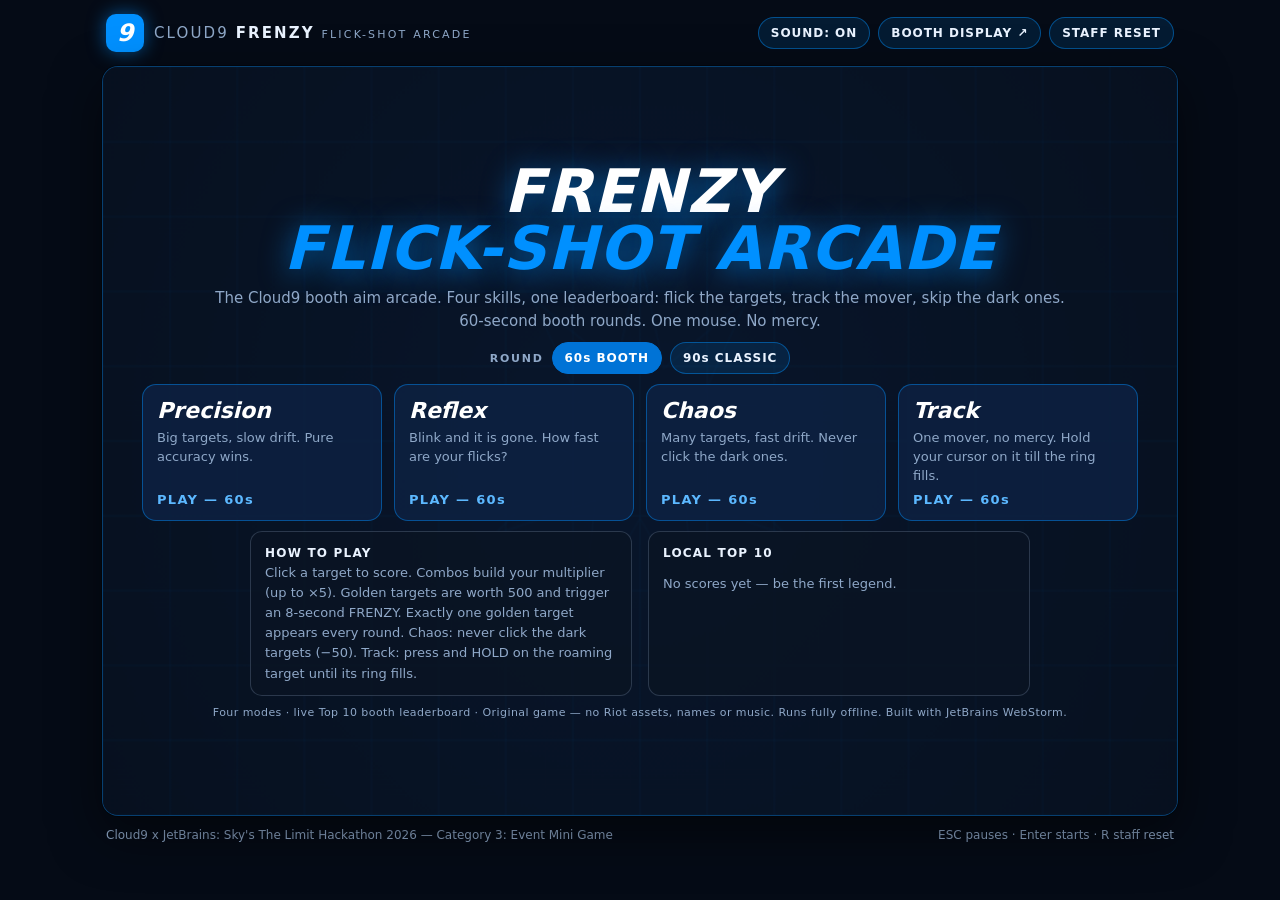
<file: index.html>
<!DOCTYPE html>
<html lang="en">
<head>
<meta charset="UTF-8">
<meta name="viewport" content="width=device-width, initial-scale=1.0">
<title>Frenzy — Cloud9 Flick-Shot Arcade | Event Mini Game</title>
<meta name="description" content="Frenzy: the Cloud9 booth flick-shot arcade. Four modes — Precision, Reflex, Chaos and Track — 60-second booth rounds, a local Top 10 leaderboard and a second-monitor booth display. Built with JetBrains WebStorm.">
<link rel="stylesheet" href="style.css">
<link rel="icon" href="data:image/svg+xml,%3Csvg xmlns='http://www.w3.org/2000/svg' viewBox='0 0 64 64'%3E%3Crect width='64' height='64' rx='14' fill='%230090ff'/%3E%3Ctext x='32' y='45' font-size='38' font-family='Arial,sans-serif' font-weight='bold' text-anchor='middle' fill='white'%3E9%3C/text%3E%3C/svg%3E">
</head>
<body>
<div id="app">
  <header id="topbar">
    <div class="brand">
      <span class="brand-mark" aria-hidden="true">9</span>
      <span class="brand-name">CLOUD9 <b>FRENZY</b> <span class="brand-sub">FLICK-SHOT ARCADE</span></span>
    </div>
    <div class="top-actions">
      <button id="btn-mute" class="chip-btn" type="button">SOUND: ON</button>
      <button id="btn-booth" class="chip-btn" type="button">BOOTH DISPLAY ↗</button>
      <button id="btn-staff-reset" class="chip-btn" type="button" title="Staff: clear the local leaderboard (R)">STAFF RESET</button>
    </div>
  </header>

  <main id="stage">
    <canvas id="game-canvas" width="960" height="600" role="img" aria-label="Frenzy game arena. Click the moving targets to score; in Track mode, press and hold on the mover until its ring fills.">Frenzy game arena — enable JavaScript to play.</canvas>

    <!-- HUD (visible while playing / paused) -->
    <div id="hud" class="hidden">
      <div class="hud-left">
        <span id="hud-time" class="hud-time">1:30</span>
        <span id="hud-acc" class="hud-acc">ACC 100%</span>
      </div>
      <div class="hud-mid">
        <span id="hud-score" class="hud-score">0</span>
        <span id="hud-combo" class="hud-combo"></span>
        <span id="hud-frenzy" class="hud-frenzy" style="display:none"></span>
      </div>
      <div class="hud-right">
        <button id="btn-pause" class="chip-btn" type="button">II PAUSE</button>
      </div>
    </div>

    <!-- MENU -->
    <div id="screen-menu" class="screen">
      <h1>FRENZY<br><span>FLICK-SHOT ARCADE</span></h1>
      <p class="tagline">The Cloud9 booth aim arcade. Four skills, one leaderboard: flick the targets, track the mover, skip the dark ones.<br>60-second booth rounds. One mouse. No mercy.</p>
      <div class="duration-row" role="group" aria-label="Round length">
        <span class="duration-label">ROUND</span>
        <button class="chip-btn duration-btn active" data-duration="60000" type="button">60s BOOTH</button>
        <button class="chip-btn duration-btn" data-duration="90000" type="button">90s CLASSIC</button>
      </div>
      <div id="mode-cards" class="mode-cards"></div>
      <div class="menu-bottom">
        <div class="howto">
          <b>HOW TO PLAY</b>
          <p>Click a target to score. Combos build your multiplier (up to ×5).
          Golden targets are worth 500 and trigger an 8-second FRENZY.
          Exactly one golden target appears every round.
          Chaos: never click the dark targets (−50). Track: press and HOLD
          on the roaming target until its ring fills.</p>
        </div>
        <div class="top5">
          <b>LOCAL TOP 10</b>
          <ol id="menu-top10"></ol>
        </div>
      </div>
      <p class="foot">Four modes · live Top 10 booth leaderboard · Original game — no Riot assets, names or music. Runs fully offline. Built with JetBrains WebStorm.</p>
    </div>

    <!-- PAUSED -->
    <div id="screen-paused" class="screen overlay hidden">
      <h2>PAUSED</h2>
      <p>Take a breath, champ.</p>
      <div class="btn-row">
        <button id="btn-resume" class="big-btn" type="button">RESUME</button>
        <button id="btn-quit" class="big-btn ghost" type="button">QUIT TO MENU</button>
      </div>
    </div>

    <!-- SCORE -->
    <div id="screen-score" class="screen overlay hidden">
      <p id="score-mode-label" class="score-mode">Precision — 90s round</p>
      <h2>TIME!</h2>
      <div class="final-row">
        <div>
          <span class="final-label">FINAL SCORE</span>
          <span id="final-score" class="final-score">0</span>
        </div>
        <div id="final-rank" class="rank-badge rank-B">B</div>
      </div>
      <div id="final-stats" class="final-stats"></div>
      <div class="save-row">
        <label for="initials">YOUR TAG</label>
        <input id="initials" maxlength="6" placeholder="ACE" autocomplete="off" spellcheck="false">
        <button id="btn-save-score" class="big-btn" type="button">SAVE SCORE</button>
      </div>
      <p id="save-note" class="save-note"></p>
      <div class="btn-row">
        <button id="btn-again" class="big-btn" type="button">PLAY AGAIN</button>
        <button id="btn-menu" class="big-btn ghost" type="button">CHANGE MODE</button>
      </div>
      <p class="auto-note">Auto-returns to the attract screen in 15s — ready for the next player.</p>
    </div>

    <!-- ATTRACT -->
    <div id="attract" class="attract hidden" role="button" tabindex="0" aria-label="Tap to play">
      <p>☁️ CLOUD9 FRENZY ☁️</p>
      <p class="attract-big">TAP TO PLAY</p>
      <p id="attract-sub">60 seconds · mouse only · beat the top score</p>
    </div>
  </main>

  <footer id="bottombar">
    <span>Cloud9 x JetBrains: Sky's The Limit Hackathon 2026 — Category 3: Event Mini Game</span>
    <span>ESC pauses · Enter starts · R staff reset</span>
  </footer>
</div>

<script src="leaderboard.js"></script>
<script src="game.js"></script>
</body>
</html>
</file>
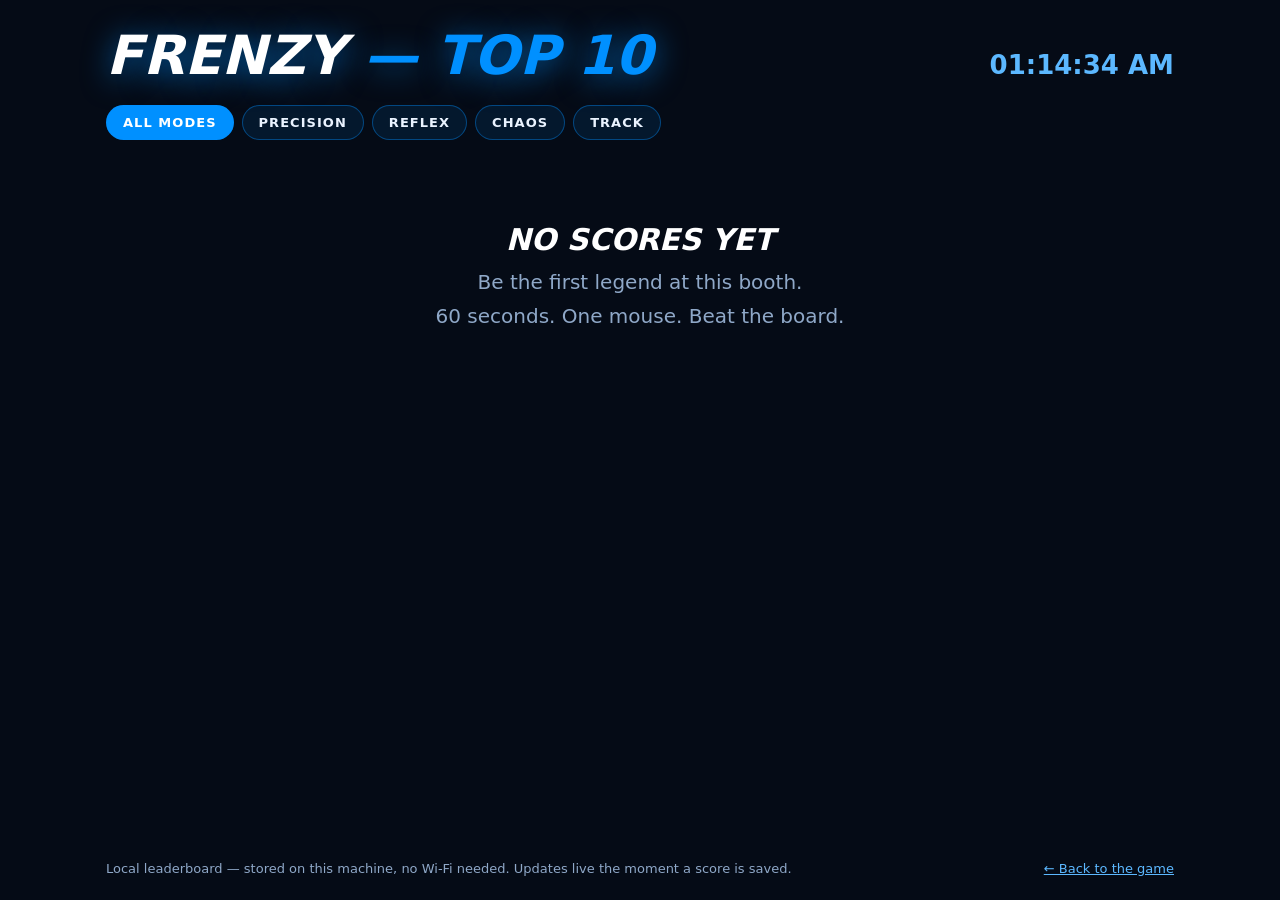
<file: booth.html>
<!DOCTYPE html>
<html lang="en">
<head>
<meta charset="UTF-8">
<meta name="viewport" content="width=device-width, initial-scale=1.0">
<title>Cloud9 Flick Shot Frenzy — Booth Leaderboard</title>
<meta name="description" content="Live local leaderboard for the Cloud9 Flick Shot Frenzy booth display. Works offline.">
<link rel="stylesheet" href="style.css">
<link rel="icon" href="data:image/svg+xml,%3Csvg xmlns='http://www.w3.org/2000/svg' viewBox='0 0 64 64'%3E%3Crect width='64' height='64' rx='14' fill='%230090ff'/%3E%3Ctext x='32' y='45' font-size='38' font-family='Arial,sans-serif' font-weight='bold' text-anchor='middle' fill='white'%3E9%3C/text%3E%3C/svg%3E">
<style>
  body { background: #050b16; }
  #booth { max-width: 1100px; margin: 0 auto; padding: 24px 16px; min-height: 100vh; display: flex; flex-direction: column; }
  .booth-head { display: flex; align-items: baseline; justify-content: space-between; gap: 12px; flex-wrap: wrap; }
  .booth-head h1 { font-size: clamp(34px, 5vw, 54px); font-weight: 900; font-style: italic; color: #fff; text-shadow: 0 4px 30px rgba(0,144,255,.65); }
  .booth-head h1 span { color: var(--c9-blue); }
  #booth-clock { font-size: 26px; font-weight: 800; color: var(--c9-light); font-variant-numeric: tabular-nums; }
  .booth-tabs { display: flex; gap: 8px; margin: 18px 0 14px; flex-wrap: wrap; }
  .booth-tab {
    background: rgba(0,144,255,.1); border: 1px solid rgba(0,144,255,.4); color: var(--ink);
    font: 800 13px system-ui, sans-serif; letter-spacing: .08em; padding: 9px 16px;
    border-radius: 999px; cursor: pointer;
  }
  .booth-tab.active { background: var(--c9-blue); color: #fff; }
  #booth-list { list-style: none; }
  #booth-list li {
    display: flex; align-items: baseline; gap: 14px;
    padding: 13px 18px; margin-bottom: 8px;
    background: rgba(14,34,66,.85); border: 1px solid rgba(0,144,255,.3); border-radius: 12px;
    font-size: 22px;
  }
  #booth-list li.first { border-color: var(--gold); box-shadow: 0 0 24px rgba(255,201,60,.3); }
  #booth-list li .rank { color: var(--gold); font-weight: 900; width: 44px; font-size: 26px; }
  #booth-list li .name { font-weight: 900; letter-spacing: .06em; }
  #booth-list li .meta { color: var(--muted); font-size: 14px; }
  #booth-list li .pts { margin-left: auto; font-weight: 900; font-variant-numeric: tabular-nums; }
  #booth-empty { text-align: center; color: var(--muted); padding: 60px 0; font-size: 20px; line-height: 1.7; }
  #booth-empty b { color: #fff; font-size: 30px; display: block; font-style: italic; }
  .booth-foot { margin-top: auto; padding-top: 20px; display: flex; justify-content: space-between; gap: 10px; flex-wrap: wrap; color: var(--muted); font-size: 13px; }
  .booth-foot a { color: var(--c9-light); }
</style>
</head>
<body>
<div id="booth">
  <div class="booth-head">
    <h1>FRENZY <span>— TOP 10</span></h1>
    <span id="booth-clock">--:--:--</span>
  </div>
  <div class="booth-tabs" id="booth-tabs">
    <button class="booth-tab active" data-mode="all" type="button">ALL MODES</button>
    <button class="booth-tab" data-mode="precision" type="button">PRECISION</button>
    <button class="booth-tab" data-mode="reflex" type="button">REFLEX</button>
    <button class="booth-tab" data-mode="chaos" type="button">CHAOS</button>
    <button class="booth-tab" data-mode="track" type="button">TRACK</button>
  </div>
  <ol id="booth-list"></ol>
  <div id="booth-empty" style="display:none">
    <b>NO SCORES YET</b>
    Be the first legend at this booth.<br>60 seconds. One mouse. Beat the board.
  </div>
  <div class="booth-foot">
    <span>Local leaderboard — stored on this machine, no Wi-Fi needed. Updates live the moment a score is saved.</span>
    <span><a href="index.html">← Back to the game</a></span>
  </div>
</div>
<script src="leaderboard.js"></script>
<script src="booth.js"></script>
</body>
</html>
</file>
<file: style.css>
/* Cloud9 Flick Shot Frenzy — Cloud9 blue / white / dark navy theme.
 * System font stack only: the game must work fully offline at a booth. */
:root {
  --c9-blue: #0090ff;
  --c9-blue-dark: #0073d6; /* filled buttons: white on this is ~4.8:1, passes 4.5:1 */
  --c9-light: #5cb8ff;
  --c9-dark: #0a1424;
  --c9-navy: #0e2242;
  --ink: #eaf3ff;
  --muted: #8fa8c8;
  --gold: #ffc93c;
  --danger: #ff5d5d;
}

* { box-sizing: border-box; margin: 0; padding: 0; }

html, body { height: 100%; }

body {
  background: #050b16;
  color: var(--ink);
  font-family: system-ui, -apple-system, "Segoe UI", Roboto, Helvetica, Arial, sans-serif;
  -webkit-font-smoothing: antialiased;
}

#app {
  min-height: 100vh;
  display: flex;
  flex-direction: column;
  max-width: 1100px;
  margin: 0 auto;
  padding: 0 12px;
}

/* ---------- top bar ---------- */
#topbar {
  display: flex;
  align-items: center;
  justify-content: space-between;
  gap: 12px;
  padding: 14px 4px;
}

.brand { display: flex; align-items: center; gap: 10px; }

.brand-mark {
  display: inline-flex;
  align-items: center;
  justify-content: center;
  width: 38px; height: 38px;
  border-radius: 10px;
  background: var(--c9-blue);
  color: #fff;
  font-weight: 900;
  font-size: 24px;
  font-style: italic;
  box-shadow: 0 0 18px rgba(0, 144, 255, .55);
}

.brand-name { font-size: 15px; letter-spacing: .14em; color: var(--muted); }
.brand-name b { color: var(--ink); }
.brand-sub { font-size: 11px; letter-spacing: .2em; color: var(--muted); }

.top-actions { display: flex; gap: 8px; }

.chip-btn {
  background: rgba(0, 144, 255, .12);
  border: 1px solid rgba(0, 144, 255, .45);
  color: var(--ink);
  font: 700 12px/1 system-ui, sans-serif;
  letter-spacing: .08em;
  padding: 9px 12px;
  border-radius: 999px;
  cursor: pointer;
}
.chip-btn:hover { background: rgba(0, 144, 255, .25); }

/* ---------- stage ---------- */
#stage {
  position: relative;
  flex: 1;
  border-radius: 16px;
  overflow: hidden;
  border: 1px solid rgba(0, 144, 255, .35);
  box-shadow: 0 0 0 1px rgba(0,0,0,.4), 0 18px 50px rgba(0,0,0,.5);
  background: var(--c9-dark);
  aspect-ratio: 960 / 600;
  max-height: calc(100vh - 150px);
  margin: 0 auto;
  width: 100%;
}

#game-canvas {
  position: absolute;
  inset: 0;
  width: 100%;
  height: 100%;
  display: block;
  cursor: crosshair;
  touch-action: none;
  user-select: none;
  -webkit-user-select: none;
}

.hidden { display: none !important; }

/* ---------- HUD ---------- */
#hud {
  position: absolute;
  top: 0; left: 0; right: 0;
  display: flex;
  align-items: flex-start;
  justify-content: space-between;
  gap: 10px;
  padding: 12px 16px;
  pointer-events: none;
  font-weight: 800;
}
#hud .chip-btn { pointer-events: auto; }

.hud-left, .hud-mid, .hud-right { display: flex; align-items: center; gap: 12px; }

.hud-time {
  font-size: 30px;
  color: #fff;
  text-shadow: 0 2px 12px rgba(0,144,255,.7);
  font-variant-numeric: tabular-nums;
}
.hud-time.urgent { color: var(--danger); animation: pulse .5s infinite alternate; }
@keyframes pulse { from { opacity: 1; } to { opacity: .55; } }

.hud-acc { font-size: 13px; color: var(--muted); letter-spacing: .1em; }

.hud-mid { flex-direction: column; gap: 2px; }
.hud-score { font-size: 34px; color: #fff; font-variant-numeric: tabular-nums; }
.hud-combo { font-size: 15px; color: var(--gold); letter-spacing: .06em; min-height: 18px; }
.hud-combo.hot { animation: pulse .3s infinite alternate; }
.hud-frenzy {
  background: var(--gold);
  color: #231a00;
  font-size: 13px;
  padding: 4px 10px;
  border-radius: 999px;
  letter-spacing: .06em;
}

/* ---------- screens ---------- */
.screen {
  position: absolute;
  inset: 0;
  display: flex;
  flex-direction: column;
  align-items: center;
  justify-content: safe center;
  gap: 10px;
  padding: 20px;
  text-align: center;
  background: rgba(5, 11, 22, .55);
  overflow-y: auto;
}

.screen.overlay { background: rgba(5, 11, 22, .78); }

#screen-menu h1 {
  font-size: clamp(36px, 6vw, 60px);
  line-height: .95;
  font-weight: 900;
  font-style: italic;
  letter-spacing: .02em;
  color: #fff;
  text-shadow: 0 4px 30px rgba(0, 144, 255, .65);
}
#screen-menu h1 span { color: var(--c9-blue); }

.tagline { color: var(--muted); font-size: 15px; line-height: 1.5; }

.mode-cards {
  display: flex;
  gap: 12px;
  flex-wrap: wrap;
  justify-content: center;
}

.duration-row {
  display: flex;
  gap: 8px;
  align-items: center;
  justify-content: center;
  flex-wrap: wrap;
}
.duration-label { font-size: 11px; letter-spacing: .16em; color: var(--muted); font-weight: 800; }
.duration-btn.active { background: var(--c9-blue-dark); color: #fff; border-color: var(--c9-blue-dark); }

.mode-card {
  width: 240px;
  display: flex;
  flex-direction: column;
  gap: 6px;
  text-align: left;
  padding: 13px 14px;
  border-radius: 14px;
  border: 1px solid rgba(0, 144, 255, .45);
  background: rgba(14, 34, 66, .85);
  color: var(--ink);
  cursor: pointer;
  font-family: inherit;
  transition: transform .12s ease, border-color .12s ease, box-shadow .12s ease;
}
.mode-card:hover {
  transform: translateY(-3px);
  border-color: var(--c9-light);
  box-shadow: 0 10px 30px rgba(0, 144, 255, .35);
}
.mode-name { font-size: 22px; font-weight: 900; font-style: italic; color: #fff; }
.mode-tagline { font-size: 13px; color: var(--muted); line-height: 1.45; flex: 1; }
.mode-play {
  font-size: 13px;
  font-weight: 800;
  letter-spacing: .1em;
  color: var(--c9-light);
}

.menu-bottom {
  display: flex;
  gap: 16px;
  flex-wrap: wrap;
  justify-content: center;
  width: 100%;
  max-width: 780px;
}
.howto, .top5 {
  flex: 1 1 300px;
  text-align: left;
  background: rgba(10, 20, 36, .8);
  border: 1px solid rgba(143, 168, 200, .25);
  border-radius: 12px;
  padding: 11px 14px;
  font-size: 13px;
  line-height: 1.55;
  color: var(--muted);
}
.howto b, .top5 b { color: var(--ink); letter-spacing: .1em; font-size: 12px; }
.top5 ol { list-style: none; margin-top: 8px; }
.top5 li {
  display: flex;
  gap: 8px;
  align-items: baseline;
  padding: 3px 0;
  border-bottom: 1px dashed rgba(143,168,200,.18);
  color: var(--ink);
}
.top5 li .rank { color: var(--gold); font-weight: 900; width: 18px; }
.top5 li .name { font-weight: 800; }
.top5 li .mode-tag { color: var(--muted); font-size: 11px; text-transform: uppercase; }
.top5 li .pts { margin-left: auto; font-variant-numeric: tabular-nums; font-weight: 800; }
.top5 li.empty { color: var(--muted); border: none; }

.foot { font-size: 11px; color: var(--muted); letter-spacing: .04em; }

/* ---------- score screen ---------- */
#screen-score h2 { font-size: 52px; font-weight: 900; font-style: italic; color: #fff; }
.score-mode { color: var(--muted); letter-spacing: .12em; font-size: 13px; font-weight: 700; }

.final-row { display: flex; align-items: center; gap: 22px; }
.final-label { display: block; font-size: 12px; letter-spacing: .14em; color: var(--muted); }
.final-score { font-size: 56px; font-weight: 900; color: #fff; font-variant-numeric: tabular-nums; }

.rank-badge {
  width: 84px; height: 84px;
  display: flex; align-items: center; justify-content: center;
  border-radius: 50%;
  font-size: 46px; font-weight: 900; font-style: italic;
  border: 4px solid var(--gold);
  color: var(--gold);
  background: rgba(255, 201, 60, .1);
  box-shadow: 0 0 30px rgba(255, 201, 60, .35);
}
.rank-badge.rank-S { border-color: var(--gold); color: var(--gold); }
.rank-badge.rank-A { border-color: var(--c9-light); color: var(--c9-light); box-shadow: 0 0 30px rgba(92,184,255,.35); }
.rank-badge.rank-B { border-color: #9be15d; color: #9be15d; box-shadow: 0 0 30px rgba(155,225,93,.3); }
.rank-badge.rank-C { border-color: var(--muted); color: var(--muted); box-shadow: none; }

.final-stats { display: flex; gap: 10px; flex-wrap: wrap; justify-content: center; }
.final-stats div {
  background: rgba(10, 20, 36, .85);
  border: 1px solid rgba(143,168,200,.25);
  border-radius: 10px;
  padding: 10px 14px;
  min-width: 96px;
}
.final-stats b { display: block; font-size: 20px; color: #fff; font-variant-numeric: tabular-nums; }
.final-stats span { font-size: 11px; color: var(--muted); letter-spacing: .06em; text-transform: uppercase; }

.save-row { display: flex; align-items: center; gap: 10px; flex-wrap: wrap; justify-content: center; }
.save-row label { font-size: 12px; letter-spacing: .14em; font-weight: 800; }
#initials {
  width: 110px;
  background: #0a1424;
  border: 2px solid var(--c9-blue);
  color: #fff;
  font: 900 22px system-ui, sans-serif;
  letter-spacing: .2em;
  text-align: center;
  text-transform: uppercase;
  padding: 8px 10px;
  border-radius: 8px;
  outline: none;
}
#initials:focus { box-shadow: 0 0 0 3px rgba(0,144,255,.4); }
.save-note { color: var(--gold); font-size: 13px; min-height: 18px; }

.btn-row { display: flex; gap: 10px; flex-wrap: wrap; justify-content: center; }
.big-btn {
  background: var(--c9-blue-dark);
  color: #fff;
  border: none;
  font: 800 15px system-ui, sans-serif;
  letter-spacing: .08em;
  padding: 13px 22px;
  border-radius: 999px;
  cursor: pointer;
  box-shadow: 0 6px 20px rgba(0,144,255,.4);
}
.big-btn:hover { background: #0063b8; }
.big-btn:disabled { opacity: .45; cursor: default; }
.big-btn.ghost { background: transparent; border: 1px solid rgba(143,168,200,.5); color: var(--ink); box-shadow: none; }
.auto-note { font-size: 12px; color: var(--muted); }

/* ---------- attract ---------- */
.attract {
  position: absolute;
  inset: 0;
  display: flex;
  flex-direction: column;
  align-items: center;
  justify-content: center;
  gap: 10px;
  background: rgba(5, 11, 22, .45);
  text-align: center;
  cursor: pointer;
}
.attract p { color: var(--muted); letter-spacing: .14em; font-weight: 700; }
.attract-big {
  font-size: clamp(40px, 7vw, 64px) !important;
  font-weight: 900;
  font-style: italic;
  color: #fff !important;
  animation: pulse .8s infinite alternate;
}

/* ---------- footer ---------- */
#bottombar {
  display: flex;
  justify-content: space-between;
  gap: 10px;
  flex-wrap: wrap;
  padding: 12px 4px 18px;
  font-size: 12px;
  color: var(--muted);
}

/* ---------- small screens ---------- */
@media (max-width: 640px) {
  .mode-card { width: 100%; }
  .hud-time { font-size: 22px; }
  .hud-score { font-size: 26px; }
  #screen-score h2 { font-size: 40px; }
  .final-score { font-size: 42px; }
  .brand-name { font-size: 12px; }
}

/* ---------- reduced motion ---------- */
@media (prefers-reduced-motion: reduce) {
  .hud-time.urgent, .hud-combo.hot, .attract-big { animation: none !important; }
}
</file>
